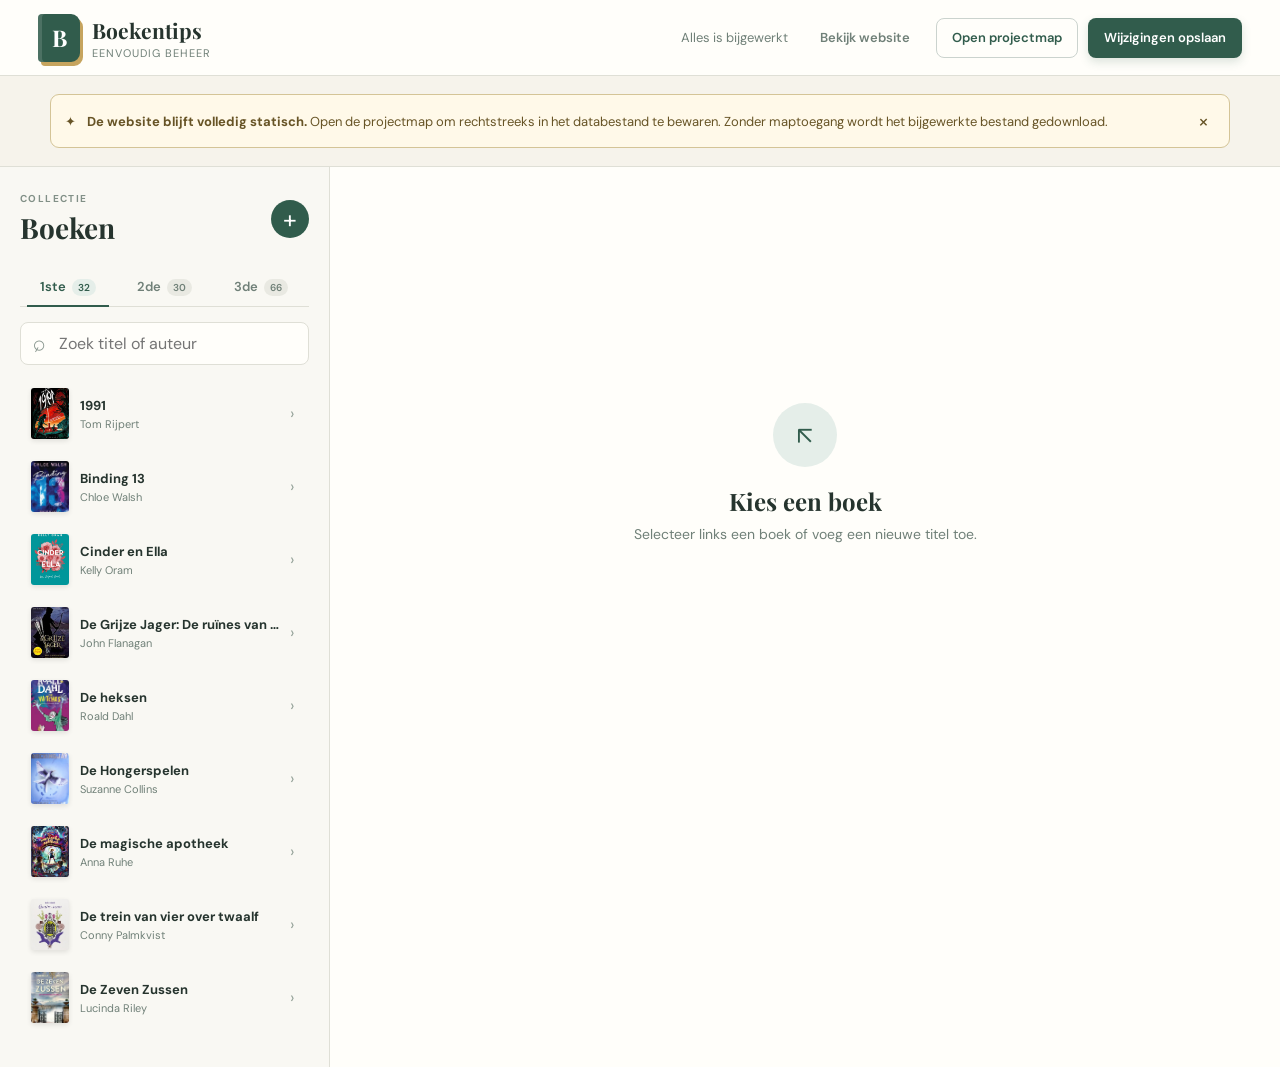
<file: admin.html>
<!DOCTYPE html>
<html lang="nl">
<head>
    <meta charset="UTF-8">
    <meta name="viewport" content="width=device-width, initial-scale=1.0">
    <meta name="robots" content="noindex, nofollow">
    <title>Beheer · Boekentips</title>
    <link rel="preconnect" href="https://fonts.googleapis.com">
    <link href="https://fonts.googleapis.com/css2?family=DM+Sans:wght@400;500;600;700&family=Playfair+Display:wght@600;700&display=swap" rel="stylesheet">
    <link rel="stylesheet" href="admin.css">
</head>
<body>
    <header class="topbar">
        <a class="brand" href="index.html" aria-label="Naar de boekenkast">
            <span class="brand-mark">B</span>
            <span><strong>Boekentips</strong><small>eenvoudig beheer</small></span>
        </a>
        <div class="topbar-actions">
            <span class="save-state" id="save-state">Alles is bijgewerkt</span>
            <a class="button button-quiet" href="index.html">Bekijk website</a>
            <button class="button button-secondary" id="folder-button" type="button">Open projectmap</button>
            <button class="button button-primary" id="save-button" type="button">Wijzigingen opslaan</button>
        </div>
    </header>

    <div class="notice" id="notice">
        <span aria-hidden="true">✦</span>
        <p><strong>De website blijft volledig statisch.</strong> Open de projectmap om rechtstreeks in het databestand te bewaren. Zonder maptoegang wordt het bijgewerkte bestand gedownload.</p>
        <button type="button" id="notice-close" aria-label="Melding sluiten">×</button>
    </div>

    <main class="workspace">
        <aside class="library-panel">
            <div class="library-heading">
                <div>
                    <p class="eyebrow">Collectie</p>
                    <h1>Boeken</h1>
                </div>
                <button class="icon-button add-book" id="add-book" type="button" title="Nieuw boek" aria-label="Nieuw boek">+</button>
            </div>

            <div class="grade-tabs" role="tablist" aria-label="Graden">
                <button class="grade-tab active" data-grade="graad_1" type="button">1ste <span id="count-graad_1">0</span></button>
                <button class="grade-tab" data-grade="graad_2" type="button">2de <span id="count-graad_2">0</span></button>
                <button class="grade-tab" data-grade="graad_3" type="button">3de <span id="count-graad_3">0</span></button>
            </div>

            <label class="search-box">
                <span aria-hidden="true">⌕</span>
                <input id="book-search" type="search" placeholder="Zoek titel of auteur" autocomplete="off">
            </label>

            <div class="book-list" id="book-list" aria-live="polite"></div>
        </aside>

        <section class="editor-panel">
            <div class="empty-state" id="empty-state">
                <div class="empty-icon">↖</div>
                <h2>Kies een boek</h2>
                <p>Selecteer links een boek of voeg een nieuwe titel toe.</p>
            </div>

            <form id="book-form" class="book-form" hidden>
                <div class="editor-heading">
                    <div>
                        <p class="eyebrow">Boekgegevens</p>
                        <h2 id="editor-title">Boek bewerken</h2>
                    </div>
                    <button class="button button-danger" id="delete-book" type="button">Verwijder boek</button>
                </div>

                <div class="form-layout">
                    <div class="form-main">
                        <section class="form-card">
                            <h3>Basisinformatie</h3>
                            <div class="field-grid">
                                <label class="field field-wide">
                                    <span>Titel <em>verplicht</em></span>
                                    <input name="title" type="text" required>
                                </label>
                                <label class="field field-wide">
                                    <span>Auteur <em>verplicht</em></span>
                                    <input name="author" type="text" required>
                                </label>
                                <fieldset class="field field-wide grade-field">
                                    <legend>Graden <em>minstens één</em></legend>
                                    <div class="grade-options">
                                        <label><input name="grades" type="checkbox" value="graad_1"><span>1ste graad</span></label>
                                        <label><input name="grades" type="checkbox" value="graad_2"><span>2de graad</span></label>
                                        <label><input name="grades" type="checkbox" value="graad_3"><span>3de graad</span></label>
                                    </div>
                                </fieldset>
                                <label class="field">
                                    <span>ISBN</span>
                                    <input name="isbn" type="text" inputmode="numeric">
                                </label>
                                <label class="field">
                                    <span>Aantal pagina's</span>
                                    <input name="pages" type="number" min="1" step="1">
                                </label>
                                <label class="field">
                                    <span>Publicatiejaar</span>
                                    <input name="publication_date" type="number" min="1000" max="2100" step="1">
                                </label>
                                <label class="field">
                                    <span>Oorspronkelijke taal</span>
                                    <input name="original_language" type="text" list="languages">
                                </label>
                                <label class="field">
                                    <span>Leeftijdscategorie</span>
                                    <input name="age_category" type="text" placeholder="Bijv. 12+">
                                </label>
                                <label class="field field-wide">
                                    <span>Genres <small>scheid met komma's</small></span>
                                    <input name="genre" type="text" placeholder="Young Adult, Fantasy">
                                </label>
                            </div>
                        </section>

                        <section class="form-card">
                            <h3>Beschrijving</h3>
                            <label class="field">
                                <span>Synopsis</span>
                                <textarea name="synopsis" rows="9" placeholder="Een korte, aantrekkelijke samenvatting..."></textarea>
                            </label>
                            <p class="character-count"><span id="synopsis-count">0</span> tekens</p>
                        </section>

                        <section class="form-card">
                            <h3>Uitgever</h3>
                            <div class="field-grid">
                                <label class="field">
                                    <span>Uitgeverij</span>
                                    <input name="publisher" type="text">
                                </label>
                                <label class="field">
                                    <span>Link naar uitgever</span>
                                    <input name="publisher_url" type="url" placeholder="https://…">
                                </label>
                            </div>
                        </section>
                    </div>

                    <aside class="form-side">
                        <section class="form-card cover-card">
                            <h3>Boekomslag</h3>
                            <div class="cover-preview" id="cover-preview">
                                <img id="cover-image" alt="Voorbeeld van de boekomslag">
                                <span id="cover-placeholder">Geen cover</span>
                            </div>
                            <label class="button button-secondary upload-button">
                                Kies afbeelding
                                <input id="cover-upload" type="file" accept="image/jpeg,image/png,image/webp" hidden>
                            </label>
                            <label class="field cover-path">
                                <span>Bestandspad</span>
                                <input name="cover_front" type="text" placeholder="covers/boek.jpg">
                            </label>
                            <p class="field-help">Een gekozen afbeelding wordt bij het opslaan in de map <code>covers</code> geplaatst.</p>
                        </section>

                        <section class="form-card publish-card">
                            <h3>Publiceren</h3>
                            <p id="storage-explanation">Open de lokale projectmap om wijzigingen rechtstreeks te bewaren.</p>
                            <button class="button button-secondary button-full" id="side-folder-button" type="button">Projectmap openen</button>
                            <button class="button button-primary button-full" id="side-save-button" type="submit">Wijzigingen opslaan</button>
                            <p class="last-saved" id="last-saved"></p>
                        </section>
                    </aside>
                </div>
            </form>
        </section>
    </main>

    <div class="toast" id="toast" role="status" aria-live="polite"></div>

    <datalist id="languages">
        <option value="Nederlands"></option>
        <option value="Engels"></option>
        <option value="Frans"></option>
        <option value="Duits"></option>
        <option value="Spaans"></option>
    </datalist>

    <script src="data/books.js"></script>
    <script src="admin.js"></script>
</body>
</html>
</file>
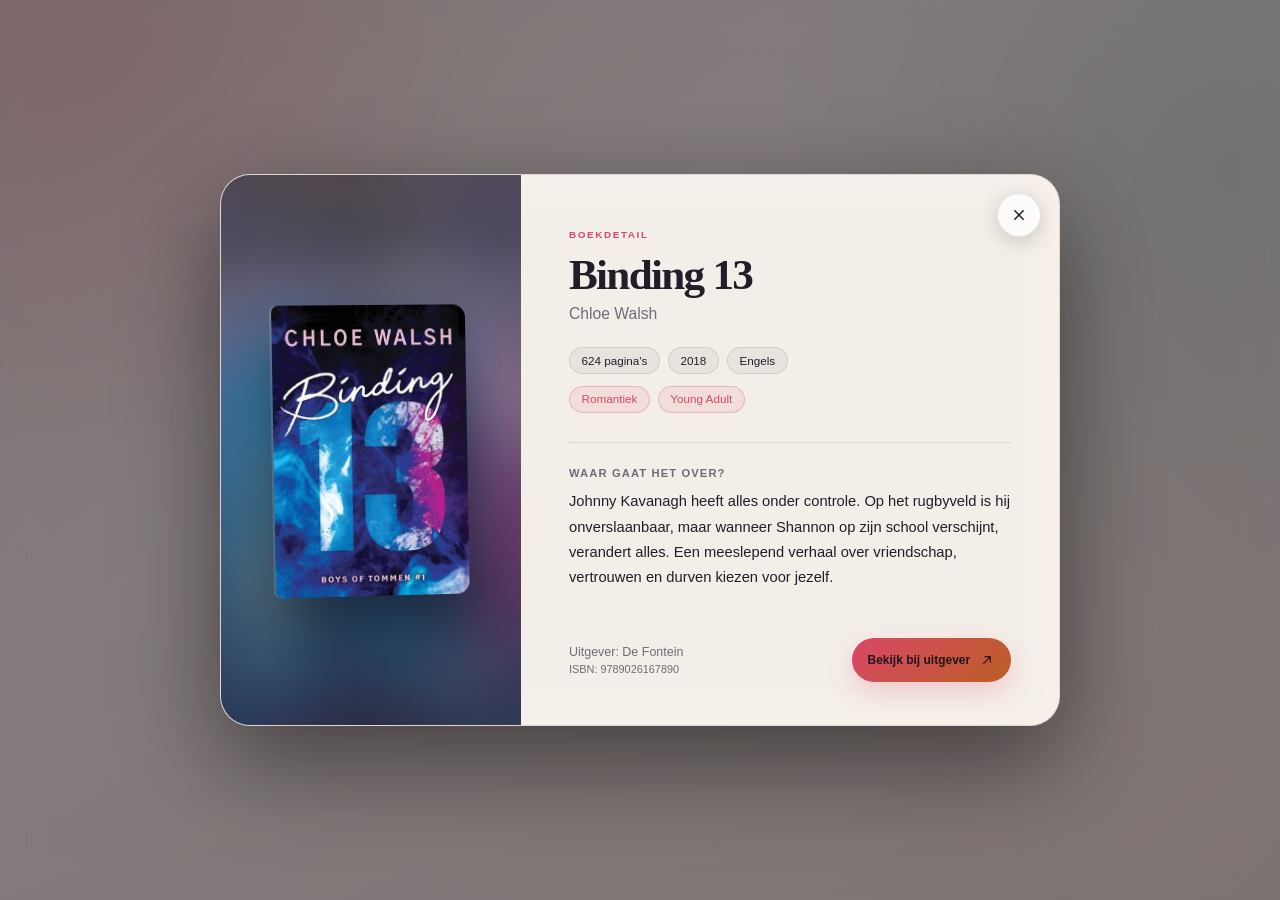
<file: modal-preview.html>
<!DOCTYPE html>
<html lang="nl">
<head>
    <meta charset="UTF-8">
    <meta name="viewport" content="width=device-width, initial-scale=1.0">
    <link href="https://fonts.googleapis.com/css2?family=Playfair+Display:wght@400;700&family=Inter:wght@300;400;500;600&display=swap" rel="stylesheet">
    <link rel="stylesheet" href="style.css">
    <title>Modal preview</title>
</head>
<body>
    <div class="modal-overlay active" id="modal-overlay" aria-hidden="false">
        <section class="modal" id="modal" role="dialog" aria-modal="true" aria-labelledby="modal-title" tabindex="-1">
            <div class="modal-handle" aria-hidden="true"></div>
            <button class="modal-close" id="modal-close" type="button" aria-label="Boekdetail sluiten">
                <svg aria-hidden="true" viewBox="0 0 24 24"><path d="M7 7l10 10M17 7 7 17"></path></svg>
            </button>
            <div class="modal-content" id="modal-content">
                <div class="modal-hero">
                    <img class="modal-ambient" src="covers/binding_13.jpg" alt="" aria-hidden="true">
                    <div class="modal-cover-frame">
                        <img src="covers/binding_13.jpg" alt="Boekomslag van Binding 13">
                        <div class="modal-cover-fallback" aria-hidden="true"></div>
                    </div>
                </div>
                <div class="modal-info">
                    <div class="modal-heading">
                        <p class="modal-eyebrow">Boekdetail</p>
                        <h2 id="modal-title">Binding 13</h2>
                        <p class="modal-author">Chloe Walsh</p>
                    </div>
                    <div class="modal-meta" aria-label="Boekgegevens">
                        <span class="meta-item">624 pagina's</span><span class="meta-item">2018</span><span class="meta-item">Engels</span>
                    </div>
                    <div class="modal-genre" aria-label="Genres"><span>Romantiek</span><span>Young Adult</span></div>
                    <div class="modal-summary">
                        <h3>Waar gaat het over?</h3>
                        <p class="modal-synopsis">Johnny Kavanagh heeft alles onder controle. Op het rugbyveld is hij onverslaanbaar, maar wanneer Shannon op zijn school verschijnt, verandert alles. Een meeslepend verhaal over vriendschap, vertrouwen en durven kiezen voor jezelf.</p>
                    </div>
                    <div class="modal-publication">
                        <div><p class="modal-publisher">Uitgever: De Fontein</p><p class="modal-isbn">ISBN: 9789026167890</p></div>
                        <a class="modal-publisher-link" href="#" style="display:inline-flex"><span>Bekijk bij uitgever</span><svg aria-hidden="true" viewBox="0 0 24 24"><path d="M7 17 17 7M9 7h8v8"></path></svg></a>
                    </div>
                </div>
            </div>
        </section>
    </div>
</body>
</html>
</file>
<file: admin.css>
:root {
    color-scheme: light;
    --ink: #26342e;
    --muted: #708078;
    --cream: #f6f3eb;
    --paper: #fffefa;
    --line: #dfdfd6;
    --green: #315c4c;
    --green-dark: #24493d;
    --green-soft: #e5eee9;
    --gold: #d4a84f;
    --danger: #a3443f;
    --shadow: 0 12px 35px rgba(47, 61, 54, 0.09);
}

* { box-sizing: border-box; }
[hidden] { display: none !important; }

body {
    margin: 0;
    min-height: 100vh;
    background: var(--cream);
    color: var(--ink);
    font-family: "DM Sans", sans-serif;
}

button, input, select, textarea { font: inherit; }
button, a { -webkit-tap-highlight-color: transparent; }

.topbar {
    min-height: 76px;
    padding: 13px clamp(18px, 3vw, 42px);
    display: flex;
    align-items: center;
    justify-content: space-between;
    gap: 24px;
    background: var(--paper);
    border-bottom: 1px solid var(--line);
}

.brand {
    display: inline-flex;
    align-items: center;
    gap: 12px;
    color: var(--ink);
    text-decoration: none;
}

.brand-mark {
    width: 42px;
    height: 48px;
    display: grid;
    place-items: center;
    border-radius: 4px 9px 9px 4px;
    background: var(--green);
    color: #fff;
    font: 700 23px "Playfair Display", serif;
    box-shadow: inset 4px 0 rgba(255,255,255,.13), 3px 4px 0 #c6a45e;
}

.brand strong, .brand small { display: block; }
.brand strong { font: 700 21px "Playfair Display", serif; }
.brand small { margin-top: 2px; color: var(--muted); font-size: 11px; letter-spacing: .09em; text-transform: uppercase; }

.topbar-actions { display: flex; align-items: center; gap: 10px; }
.save-state { margin-right: 6px; color: var(--muted); font-size: 13px; }
.save-state.dirty { color: #9a6422; }

.button {
    min-height: 40px;
    padding: 9px 15px;
    display: inline-flex;
    align-items: center;
    justify-content: center;
    border: 1px solid transparent;
    border-radius: 8px;
    font-weight: 600;
    font-size: 13px;
    text-decoration: none;
    cursor: pointer;
    transition: .16s ease;
}

.button:hover { transform: translateY(-1px); }
.button-primary { background: var(--green); color: #fff; box-shadow: 0 4px 10px rgba(49,92,76,.17); }
.button-primary:hover { background: var(--green-dark); }
.button-secondary { border-color: #cbd3ce; background: var(--paper); color: var(--green); }
.button-secondary:hover, .button-quiet:hover { border-color: var(--green); }
.button-quiet { border-color: transparent; color: var(--muted); }
.button-danger { border-color: #dfc5c2; background: #fffafa; color: var(--danger); }
.button-danger:hover { border-color: var(--danger); }
.button-full { width: 100%; }

.notice {
    margin: 18px auto 0;
    width: min(1180px, calc(100% - 36px));
    padding: 12px 14px;
    display: flex;
    align-items: center;
    gap: 11px;
    border: 1px solid #d4c497;
    border-radius: 9px;
    background: #fff9e9;
    color: #675426;
    font-size: 13px;
}

.notice p { margin: 0; flex: 1; }
.notice button { border: 0; background: transparent; color: inherit; cursor: pointer; font-size: 20px; }

.workspace {
    width: min(1440px, 100%);
    min-height: calc(100vh - 95px);
    margin: 18px auto 0;
    display: grid;
    grid-template-columns: 330px minmax(0, 1fr);
    border-top: 1px solid var(--line);
    background: var(--paper);
}

.library-panel {
    height: 100vh;
    height: 100dvh;
    position: sticky;
    top: 0;
    padding: 25px 20px;
    display: flex;
    flex-direction: column;
    border-right: 1px solid var(--line);
    background: #f9f8f3;
}

.library-heading, .editor-heading { display: flex; align-items: center; justify-content: space-between; gap: 16px; }
.eyebrow { margin: 0 0 4px; color: #829087; font-size: 10px; font-weight: 700; letter-spacing: .14em; text-transform: uppercase; }
h1, h2 { margin: 0; font-family: "Playfair Display", serif; }
.library-heading h1 { font-size: 28px; }

.icon-button {
    width: 38px;
    height: 38px;
    border: 0;
    border-radius: 50%;
    background: var(--green);
    color: #fff;
    cursor: pointer;
    font-size: 25px;
    line-height: 1;
}

.grade-tabs { margin: 23px 0 15px; display: grid; grid-template-columns: repeat(3, 1fr); border-bottom: 1px solid var(--line); }
.grade-tab {
    padding: 9px 3px 11px;
    position: relative;
    border: 0;
    background: transparent;
    color: var(--muted);
    cursor: pointer;
    font-size: 13px;
    font-weight: 600;
}
.grade-tab span { margin-left: 3px; padding: 2px 6px; border-radius: 10px; background: #e9e9e2; font-size: 10px; }
.grade-tab.active { color: var(--green); }
.grade-tab.active::after { content: ""; position: absolute; right: 7px; bottom: -1px; left: 7px; height: 2px; background: var(--green); }
.grade-tab.active span { background: var(--green-soft); }

.search-box { margin-bottom: 12px; position: relative; display: flex; align-items: center; }
.search-box span { position: absolute; left: 12px; color: #87958d; font-size: 22px; transform: rotate(-15deg); }
.search-box input { width: 100%; padding: 10px 12px 10px 38px; border: 1px solid var(--line); border-radius: 8px; background: var(--paper); color: var(--ink); outline: none; }
.search-box input:focus { border-color: var(--green); box-shadow: 0 0 0 3px var(--green-soft); }

.book-list { min-height: 0; overflow: auto; padding-right: 4px; }
.book-list-empty { padding: 35px 10px; color: var(--muted); text-align: center; font-size: 13px; }
.book-list-item {
    width: 100%;
    padding: 10px;
    display: grid;
    grid-template-columns: 38px 1fr auto;
    align-items: center;
    gap: 11px;
    border: 1px solid transparent;
    border-radius: 9px;
    background: transparent;
    color: inherit;
    text-align: left;
    cursor: pointer;
}
.book-list-item:hover { background: #f0efe9; }
.book-list-item.active { border-color: #cad9d0; background: var(--green-soft); }
.book-list-cover { width: 38px; height: 51px; object-fit: cover; border-radius: 3px; background: #dfe4df; box-shadow: 0 2px 5px rgba(0,0,0,.1); }
.book-list-fallback { display: grid; place-items: center; color: var(--green); font: 700 15px "Playfair Display", serif; }
.book-list-copy { min-width: 0; }
.book-list-copy strong, .book-list-copy small { display: block; overflow: hidden; text-overflow: ellipsis; white-space: nowrap; }
.book-list-copy strong { font-size: 13px; }
.book-list-copy small { margin-top: 3px; color: var(--muted); font-size: 11px; }
.book-list-arrow { color: #94a198; }

.editor-panel { min-width: 0; padding: clamp(24px, 4vw, 50px); background: var(--paper); }
.empty-state { min-height: 520px; display: grid; place-content: center; justify-items: center; color: var(--muted); text-align: center; }
.empty-icon { width: 64px; height: 64px; margin-bottom: 18px; display: grid; place-items: center; border-radius: 50%; background: var(--green-soft); color: var(--green); font-size: 25px; }
.empty-state h2 { color: var(--ink); }
.empty-state p { margin: 8px 0; font-size: 14px; }

.book-form { max-width: 1010px; margin: 0 auto; }
.editor-heading { margin-bottom: 28px; }
.editor-heading h2 { font-size: clamp(25px, 3vw, 34px); }
.form-layout { display: grid; grid-template-columns: minmax(0, 1fr) 255px; align-items: start; gap: 22px; }
.form-main, .form-side { display: grid; gap: 18px; }
.form-side { position: sticky; top: 18px; }
.form-card { padding: 22px; border: 1px solid var(--line); border-radius: 11px; background: #fff; box-shadow: 0 3px 14px rgba(53,65,58,.035); }
.form-card h3 { margin: 0 0 18px; font: 600 18px "Playfair Display", serif; }
.field-grid { display: grid; grid-template-columns: repeat(2, minmax(0, 1fr)); gap: 17px; }
.field-wide { grid-column: 1 / -1; }
.field { display: grid; gap: 6px; color: #526159; font-size: 12px; font-weight: 600; }
.field em { margin-left: 5px; color: #a58a56; font-size: 9px; font-style: normal; letter-spacing: .07em; text-transform: uppercase; }
.field small { color: #92a098; font-weight: 400; }
.field input, .field select, .field textarea {
    width: 100%;
    padding: 10px 11px;
    border: 1px solid #d5d9d5;
    border-radius: 7px;
    background: #fff;
    color: var(--ink);
    outline: none;
    font-size: 14px;
    font-weight: 400;
}
.field textarea { min-height: 160px; resize: vertical; line-height: 1.55; }
.field input:focus, .field select:focus, .field textarea:focus { border-color: var(--green); box-shadow: 0 0 0 3px var(--green-soft); }
.grade-field { min-width: 0; margin: 0; padding: 0; border: 0; }
.grade-field legend { margin-bottom: 6px; }
.grade-options { display: grid; grid-template-columns: repeat(3, minmax(0, 1fr)); gap: 8px; }
.grade-options label { position: relative; cursor: pointer; }
.grade-options input { position: absolute; width: 1px; height: 1px; opacity: 0; }
.grade-options span { display: block; padding: 10px 8px; border: 1px solid #d5d9d5; border-radius: 7px; background: #fff; color: #526159; text-align: center; font-size: 13px; font-weight: 500; transition: .15s ease; }
.grade-options input:checked + span { border-color: var(--green); background: var(--green-soft); color: var(--green); }
.grade-options input:focus-visible + span { box-shadow: 0 0 0 3px var(--green-soft); }
.character-count { margin: 7px 0 -7px; color: #9aa49e; font-size: 10px; text-align: right; }

.cover-preview { width: 150px; aspect-ratio: 2 / 3; margin: 0 auto 15px; display: grid; place-items: center; overflow: hidden; border-radius: 5px; background: #edf0ec; color: #96a097; font-size: 12px; box-shadow: 0 9px 18px rgba(42,55,47,.14); }
.cover-preview img { width: 100%; height: 100%; object-fit: cover; }
.upload-button { width: 100%; }
.cover-path { margin-top: 14px; }
.field-help { margin: 9px 0 0; color: var(--muted); font-size: 10px; line-height: 1.45; }
.field-help code { color: var(--green); }
.publish-card { background: #f1f6f3; border-color: #d3e0d8; }
.publish-card p { margin: 0 0 14px; color: #66766d; font-size: 12px; line-height: 1.5; }
.publish-card .button + .button { margin-top: 9px; }
.last-saved { margin: 12px 0 0 !important; text-align: center; font-size: 10px !important; }

.toast {
    position: fixed;
    z-index: 20;
    right: 22px;
    bottom: 22px;
    max-width: 360px;
    padding: 12px 16px;
    border-radius: 8px;
    background: #25362f;
    color: #fff;
    box-shadow: var(--shadow);
    opacity: 0;
    pointer-events: none;
    transform: translateY(8px);
    transition: .2s ease;
    font-size: 13px;
}
.toast.visible { opacity: 1; transform: translateY(0); }
.toast.error { background: #823b37; }

@media (max-width: 900px) {
    .save-state, .button-quiet, #folder-button { display: none; }
    .workspace { grid-template-columns: 275px minmax(0, 1fr); }
    .library-panel { padding: 20px 14px; }
    .editor-panel { padding: 28px 20px; }
    .form-layout { grid-template-columns: 1fr; }
    .form-side { position: static; grid-template-columns: 1fr 1fr; }
}

@media (max-width: 680px) {
    .topbar { min-height: 66px; }
    .brand small { display: none; }
    .notice { width: calc(100% - 24px); }
    .workspace { display: block; margin-top: 12px; }
    .library-panel { width: 100%; height: auto; min-height: 300px; position: static; border-right: 0; border-bottom: 1px solid var(--line); }
    .book-list { max-height: 330px; }
    .field-grid, .form-side { grid-template-columns: 1fr; }
    .editor-heading { align-items: flex-start; }
    .button-danger { padding-inline: 10px; font-size: 11px; }
}
</file>
<file: style.css>
* { margin: 0; padding: 0; box-sizing: border-box; }

:root {
    color-scheme: dark;
    --bg: #100e18;
    --bg-deep: #090811;
    --surface: rgba(32, 28, 43, 0.66);
    --surface-solid: #201c2b;
    --surface-raised: rgba(48, 42, 61, 0.72);
    --text: #fffaf3;
    --text-muted: #aaa4b5;
    --accent: #ffb25d;
    --accent-hot: #ff6b87;
    --accent-cool: #8fe6d4;
    --line: rgba(255,255,255,0.11);
    --line-bright: rgba(255,255,255,0.19);
    --glass-shadow: 0 22px 70px rgba(0,0,0,.28);
    --wood-top: #d99a57;
    --wood: #9d5c30;
    --wood-dark: #58311f;
    --wood-edge: #321b13;
    --book-shadow: rgba(0,0,0,.48);
    --overlay-bg: rgba(7,5,13,.76);
    --modal-surface: rgba(27,23,38,.92);
    --modal-surface-raised: #2b2437;
    --modal-hairline: rgba(255,255,255,.12);
    --modal-close-bg: rgba(16,13,24,.58);
    --meta-bg: rgba(255,255,255,.07);
}

[data-theme="light"] {
    color-scheme: light;
    --bg: #f3eee5;
    --bg-deep: #e8ded0;
    --surface: rgba(255,255,255,.62);
    --surface-solid: #fffaf3;
    --surface-raised: rgba(255,255,255,.76);
    --text: #251c29;
    --text-muted: #746a77;
    --accent: #bb5e24;
    --accent-hot: #d94868;
    --accent-cool: #197b6f;
    --line: rgba(54,37,56,.11);
    --line-bright: rgba(54,37,56,.2);
    --glass-shadow: 0 20px 60px rgba(75,49,37,.11);
    --book-shadow: rgba(70,42,29,.28);
    --overlay-bg: rgba(28,18,32,.52);
    --modal-surface: rgba(255,250,243,.94);
    --modal-surface-raised: #ebe0d5;
    --modal-hairline: rgba(54,37,56,.12);
    --modal-close-bg: rgba(255,255,255,.7);
    --meta-bg: rgba(54,37,56,.055);
}

@media (prefers-color-scheme: light) {
    :root:not([data-theme="dark"]) {
        color-scheme: light;
        --bg: #f3eee5; --bg-deep: #e8ded0; --surface: rgba(255,255,255,.62);
        --surface-solid: #fffaf3; --surface-raised: rgba(255,255,255,.76);
        --text: #251c29; --text-muted: #746a77; --accent: #bb5e24;
        --accent-hot: #d94868; --accent-cool: #197b6f; --line: rgba(54,37,56,.11);
        --line-bright: rgba(54,37,56,.2); --glass-shadow: 0 20px 60px rgba(75,49,37,.11);
        --book-shadow: rgba(70,42,29,.28); --overlay-bg: rgba(28,18,32,.52);
        --modal-surface: rgba(255,250,243,.94); --modal-surface-raised: #ebe0d5;
        --modal-hairline: rgba(54,37,56,.12); --modal-close-bg: rgba(255,255,255,.7);
        --meta-bg: rgba(54,37,56,.055);
    }
}

html { scroll-behavior: smooth; }

body {
    min-height: 100vh;
    overflow-x: hidden;
    font-family: 'DM Sans', sans-serif;
    color: var(--text);
    background:
        radial-gradient(circle at 5% 3%, color-mix(in srgb, var(--accent-hot) 18%, transparent), transparent 27rem),
        radial-gradient(circle at 96% 18%, color-mix(in srgb, var(--accent-cool) 13%, transparent), transparent 30rem),
        linear-gradient(145deg, var(--bg-deep), var(--bg) 38%, var(--bg-deep));
    background-attachment: fixed;
}

body::before {
    content: '';
    position: fixed;
    inset: 0;
    z-index: -1;
    pointer-events: none;
    opacity: .2;
    background-image: radial-gradient(rgba(255,255,255,.14) .55px, transparent .7px);
    background-size: 5px 5px;
}

button, input, select { font: inherit; }
button, select { cursor: pointer; }
.sr-only { position: absolute; width: 1px; height: 1px; padding: 0; margin: -1px; overflow: hidden; clip: rect(0,0,0,0); white-space: nowrap; border: 0; }

.site-header { position: sticky; top: 0; z-index: 100; padding: 16px clamp(16px, 3vw, 42px) 0; }
.header-glass {
    width: min(1480px, 100%);
    margin: 0 auto;
    display: flex;
    align-items: center;
    gap: 2rem;
    padding: 14px 16px 14px 18px;
    border: 1px solid var(--line-bright);
    border-radius: 24px;
    background: linear-gradient(135deg, color-mix(in srgb, var(--surface) 92%, white 8%), var(--surface));
    box-shadow: var(--glass-shadow), inset 0 1px rgba(255,255,255,.1);
    backdrop-filter: blur(26px) saturate(155%);
}

.header-left { display: flex; align-items: center; gap: 13px; flex-shrink: 0; }
.brand-mark { width: 47px; height: 47px; display: grid; place-content: center; gap: 3px; border-radius: 15px; background: linear-gradient(145deg, color-mix(in srgb, var(--accent-hot) 85%, white), var(--accent)); box-shadow: 0 9px 25px color-mix(in srgb, var(--accent-hot) 24%, transparent), inset 0 1px rgba(255,255,255,.45); transform: rotate(-2deg); }
.brand-mark span { display: block; width: 24px; height: 5px; border-radius: 2px 5px 5px 2px; background: #fff8eb; box-shadow: inset 3px 0 rgba(60,25,40,.2); }
.brand-mark span:nth-child(2) { width: 20px; margin-left: 4px; }
.brand-mark span:nth-child(3) { width: 26px; }
.brand-kicker, .section-kicker, .modal-eyebrow { text-transform: uppercase; letter-spacing: .16em; font-size: .62rem; font-weight: 700; color: var(--accent-hot); }
.header-left h1 { font-family: 'Fraunces', serif; font-size: clamp(1.45rem, 2vw, 1.9rem); line-height: .95; letter-spacing: -.04em; }
.header-left h1 span { color: var(--accent-hot); }
.subtitle { margin-top: 3px; color: var(--text-muted); font-size: .7rem; }

.filters { flex: 1; display: flex; align-items: center; justify-content: flex-end; gap: 8px; min-width: 0; }
.filter-field { position: relative; display: flex; align-items: center; min-width: 128px; }
.filter-field select, .filter-field input {
    width: 100%; height: 42px; border: 1px solid var(--line); border-radius: 13px;
    background: color-mix(in srgb, var(--surface-raised) 80%, transparent);
    color: var(--text); padding: 0 35px 0 13px; outline: 0;
    transition: border-color .2s, background .2s, box-shadow .2s, transform .2s;
    font-size: .78rem;
}
.filter-field select { appearance: none; background-image: linear-gradient(45deg,transparent 50%,var(--text-muted) 50%),linear-gradient(135deg,var(--text-muted) 50%,transparent 50%); background-position: calc(100% - 16px) 18px,calc(100% - 12px) 18px; background-size: 4px 4px,4px 4px; background-repeat: no-repeat; }
.filter-field input::placeholder { color: var(--text-muted); }
.filter-field:focus-within select, .filter-field:focus-within input { border-color: color-mix(in srgb, var(--accent-hot) 70%, white); box-shadow: 0 0 0 4px color-mix(in srgb, var(--accent-hot) 12%, transparent); background-color: var(--surface-raised); }
.search-field { min-width: 210px; flex: 1; max-width: 280px; }
.search-field svg { position: absolute; z-index: 2; left: 13px; width: 17px; fill: none; stroke: var(--text-muted); stroke-width: 1.8; }
.search-field input { padding-left: 38px; padding-right: 12px; }
.filter-grade select { color: var(--accent); font-weight: 700; }
.compact-filter { min-width: 100px; }
.clear-filters { display: none; height: 38px; padding: 0 12px; border: 0; border-radius: 12px; background: color-mix(in srgb, var(--accent-hot) 14%, transparent); color: var(--accent-hot); font-size: .72rem; font-weight: 700; white-space: nowrap; }
.clear-filters.visible { display: block; }
.theme-toggle { flex: 0 0 42px; height: 42px; border-radius: 13px; border: 1px solid var(--line); display: grid; place-items: center; background: color-mix(in srgb, var(--surface-raised) 80%, transparent); color: var(--text); transition: .2s ease; }
.theme-toggle:hover { border-color: var(--accent); transform: translateY(-2px); }
.theme-toggle svg { width: 18px; height: 18px; fill: none; stroke: currentColor; stroke-width: 1.8; stroke-linecap: round; }

.bookshelf-container { width: min(1320px, calc(100% - 32px)); margin: clamp(46px, 7vw, 92px) auto 0; }
.collection-intro { display: flex; align-items: flex-end; justify-content: space-between; gap: 1rem; margin: 0 clamp(8px, 2.5vw, 32px) 34px; }
.collection-intro h2 { max-width: 720px; margin-top: 8px; font: 500 clamp(2.1rem, 5vw, 4.7rem)/.98 'Fraunces', serif; letter-spacing: -.055em; text-wrap: balance; }
.section-kicker { color: var(--accent-cool); }
.collection-count { flex: 0 0 auto; display: grid; place-items: center; width: 88px; aspect-ratio: 1; border-radius: 50%; color: var(--text-muted); background: var(--surface); border: 1px solid var(--line-bright); box-shadow: inset 0 1px rgba(255,255,255,.12); backdrop-filter: blur(18px); }
.collection-count span:first-child { color: var(--text); font: 600 1.6rem/1 'Fraunces', serif; }
.collection-count span:last-child { margin-top: -16px; font-size: .62rem; text-transform: uppercase; letter-spacing: .1em; }

.bookshelf { position: relative; padding: 32px clamp(10px, 2.5vw, 28px) 45px; border: 1px solid var(--line); border-radius: 34px; background: linear-gradient(145deg, color-mix(in srgb, var(--surface) 82%, transparent), color-mix(in srgb, var(--surface) 46%, transparent)); box-shadow: var(--glass-shadow), inset 0 1px rgba(255,255,255,.09); backdrop-filter: blur(15px); overflow: hidden; }
.bookshelf::before { content: ''; position: absolute; inset: 0; pointer-events: none; background: linear-gradient(90deg, rgba(255,255,255,.045), transparent 14%, transparent 86%, rgba(0,0,0,.08)); }
.shelf-row { position: relative; width: 100%; padding-top: 5px; content-visibility: auto; contain-intrinsic-size: 275px; }
.shelf-row + .shelf-row { margin-top: 18px; }
.shelf-books { position: relative; display: flex; align-items: flex-end; justify-content: center; flex-wrap: nowrap; gap: clamp(18px, 2.5vw, 34px); min-height: 234px; padding: 18px 24px 12px; border-radius: 22px 22px 3px 3px; background: radial-gradient(ellipse at 50% 95%, color-mix(in srgb, var(--accent) 8%, transparent), transparent 60%); }
.shelf-books::after { content: ''; position: absolute; z-index: -1; inset: 34% 4% 0; background: rgba(0,0,0,.12); filter: blur(28px); border-radius: 50%; }
.shelf-plank { position: relative; z-index: 5; width: 100%; height: 23px; border-radius: 4px 4px 8px 8px; background: linear-gradient(180deg, var(--wood-top) 0 15%, var(--wood) 18% 56%, var(--wood-dark) 58% 82%, var(--wood-edge)); box-shadow: 0 11px 23px rgba(0,0,0,.3), inset 0 2px rgba(255,236,197,.35), inset 0 -1px rgba(0,0,0,.35); }
.shelf-plank::before { content: ''; position: absolute; inset: 5px 12px auto; height: 2px; border-radius: 50%; opacity: .32; background: repeating-linear-gradient(90deg, transparent 0 28px, #f4c487 29px 31px, transparent 33px 74px); }
.shelf-plank::after { content: ''; position: absolute; top: 100%; left: 3%; right: 3%; height: 14px; background: rgba(0,0,0,.28); filter: blur(9px); border-radius: 50%; }

.book-card { --tilt: 0deg; position: relative; width: 124px; border: 0; padding: 0; color: inherit; background: transparent; text-align: left; cursor: pointer; transform: rotate(var(--tilt)); transform-origin: center bottom; transition: transform .38s cubic-bezier(.2,.8,.2,1), filter .3s; animation: book-enter .5s both; animation-delay: var(--delay, 0ms); }
.book-card:hover, .book-card:focus-visible { z-index: 10; transform: translateY(-15px) rotate(0) scale(1.055); filter: saturate(1.08); outline: 0; }
.book-card:focus-visible .book-cover, .book-card:focus-visible .book-cover-placeholder { box-shadow: 0 0 0 3px var(--accent-cool), 10px 20px 30px var(--book-shadow); }
.book-cover, .book-cover-placeholder { width: 124px; height: 186px; border-radius: 4px 8px 8px 4px; box-shadow: 5px 8px 17px var(--book-shadow), -1px 0 rgba(255,255,255,.22), inset 0 0 0 1px rgba(255,255,255,.1); transition: box-shadow .35s; }
.book-cover { display: block; object-fit: cover; background: var(--surface-raised); }
.book-cover-placeholder { display: flex; flex-direction: column; align-items: center; justify-content: center; padding: 13px; text-align: center; color: white; font-family: 'Fraunces', serif; font-size: .78rem; line-height: 1.25; }
.book-spine { position: absolute; z-index: 2; left: 0; top: 0; width: 8px; height: 186px; border-radius: 4px 0 0 4px; background: linear-gradient(90deg, rgba(0,0,0,.38), transparent 55%, rgba(255,255,255,.16)); pointer-events: none; }
.book-label { width: 124px; margin-top: 9px; color: var(--text-muted); text-align: center; font-size: .67rem; line-height: 1.2; overflow: hidden; display: -webkit-box; -webkit-line-clamp: 2; -webkit-box-orient: vertical; transition: color .25s; }
.book-card:hover .book-label { color: var(--text); }
.placeholder-author { margin-top: 7px; font-family: 'DM Sans', sans-serif; font-size: .58rem; font-weight: 400; opacity: .8; }
.no-results { width: 100%; padding: 8rem 2rem; color: var(--text-muted); text-align: center; font: 500 1.6rem 'Fraunces', serif; }
@keyframes book-enter { from { opacity: 0; transform: translateY(18px) rotate(var(--tilt)); } }

.modal-overlay { position: fixed; inset: 0; z-index: 1000; display: flex; align-items: center; justify-content: center; padding: 2rem; background: var(--overlay-bg); opacity: 0; visibility: hidden; pointer-events: none; backdrop-filter: blur(0); transition: opacity .24s, visibility .24s, backdrop-filter .24s; }
.modal-overlay.active { opacity: 1; visibility: visible; pointer-events: auto; backdrop-filter: blur(18px) saturate(130%); }
.modal { position: relative; width: min(840px, 100%); max-height: min(780px, 88dvh); overflow: hidden; border: 1px solid var(--modal-hairline); border-radius: 30px; outline: 0; background: var(--modal-surface); box-shadow: 0 35px 100px rgba(0,0,0,.48), inset 0 1px rgba(255,255,255,.1); transform: translateY(20px) scale(.975); opacity: 0; transition: transform .3s cubic-bezier(.2,.8,.2,1), opacity .22s; backdrop-filter: blur(26px) saturate(145%); }
.modal-overlay.active .modal { transform: none; opacity: 1; }
.modal.is-swiping { transition: none; }
.modal-overlay .modal.is-swipe-dismissing,
.modal-overlay.active .modal.is-swipe-dismissing { transform: translateY(105%); opacity: .6; }
.modal-handle { display: none; }
.modal-close { position: absolute; z-index: 10; top: 1.15rem; right: 1.15rem; width: 44px; height: 44px; display: grid; place-items: center; border: 1px solid var(--modal-hairline); border-radius: 50%; color: var(--text); background: var(--modal-close-bg); box-shadow: 0 5px 20px rgba(0,0,0,.16); backdrop-filter: blur(18px); transition: .2s; }
.modal-close:hover { transform: rotate(6deg) scale(1.05); }
.modal-close svg { width: 20px; fill: none; stroke: currentColor; stroke-width: 1.8; stroke-linecap: round; }
.modal-close:focus-visible, .modal-publisher-link:focus-visible { outline: 3px solid var(--accent-cool); outline-offset: 3px; }
.modal-content { display: grid; grid-template-columns: 300px minmax(0,1fr); max-height: min(780px,88dvh); overflow-y: auto; overscroll-behavior: contain; }
.modal-hero { position: relative; isolation: isolate; min-height: 550px; overflow: hidden; display: flex; align-items: center; justify-content: center; padding: 4rem 2rem; background: var(--modal-surface-raised); }
.modal-hero::after { content: ''; position: absolute; z-index: -1; inset: 0; background: linear-gradient(180deg,rgba(10,11,20,.04),rgba(10,11,20,.44)),radial-gradient(circle at 50% 38%,transparent,rgba(8,9,18,.25) 75%); }
.modal-ambient { position: absolute; z-index: -2; inset: -40px; width: calc(100% + 80px); height: calc(100% + 80px); object-fit: cover; filter: blur(32px) saturate(135%); transform: scale(1.15); opacity: .7; }
.modal-cover-frame { position: relative; width: min(194px,100%); aspect-ratio: 2/3; overflow: hidden; border-radius: 7px 13px 13px 7px; box-shadow: 0 28px 65px rgba(0,0,0,.48),-2px 0 rgba(255,255,255,.2); transform: perspective(800px) rotateY(3deg) rotate(-1deg); }
.modal-cover-frame > img, .modal-cover-fallback { width: 100%; height: 100%; display: block; object-fit: cover; }
.modal-cover-fallback { display: none; align-items: center; justify-content: center; padding: 1.25rem; background: linear-gradient(145deg,var(--wood-top),var(--wood-dark)); color: white; font: 1.1rem/1.25 'Fraunces',serif; text-align: center; }
.modal-info { min-width: 0; display: flex; flex-direction: column; padding: 3.4rem 3rem 2.7rem; }
.modal-info h2 { margin: .75rem 0 .45rem; color: var(--text); font: 600 clamp(1.9rem,3.5vw,2.7rem)/1.05 'Fraunces',serif; letter-spacing: -.04em; text-wrap: balance; }
.modal-author { margin-bottom: 1.5rem; color: var(--text-muted); font-size: .98rem; }
.modal-meta, .modal-genre { display: flex; flex-wrap: wrap; gap: .5rem; }
.modal-meta { margin-bottom: .7rem; }
.meta-item, .modal-genre span { padding: .43rem .72rem; border: 1px solid var(--modal-hairline); border-radius: 999px; font-size: .73rem; line-height: 1; }
.meta-item { background: var(--meta-bg); color: var(--text); }
.meta-item:empty, .modal-synopsis:empty, .modal-publisher:empty, .modal-isbn:empty { display: none; }
.modal-genre { margin-bottom: 1.8rem; }
.modal-genre span { color: var(--accent-hot); background: color-mix(in srgb,var(--accent-hot) 10%,transparent); border-color: color-mix(in srgb,var(--accent-hot) 26%,transparent); }
.modal-summary { padding-top: 1.5rem; border-top: 1px solid var(--modal-hairline); }
.modal-summary h3 { margin-bottom: .65rem; color: var(--text-muted); font-size: .7rem; text-transform: uppercase; letter-spacing: .1em; }
.modal-synopsis { color: var(--text); font-size: .92rem; line-height: 1.72; text-wrap: pretty; }
.modal-publication { display: flex; align-items: center; justify-content: space-between; gap: 1rem; margin-top: auto; padding-top: 2rem; }
.modal-publisher { margin-bottom: .25rem; color: var(--text-muted); font-size: .78rem; }
.modal-isbn { color: var(--text-muted); font-size: .68rem; }
.modal-publisher-link { align-items: center; justify-content: center; gap: .55rem; min-height: 44px; padding: .7rem 1rem; border-radius: 999px; background: linear-gradient(135deg,var(--accent-hot),var(--accent)); color: #24141d; text-decoration: none; font-size: .75rem; font-weight: 700; white-space: nowrap; box-shadow: 0 10px 25px color-mix(in srgb,var(--accent-hot) 22%,transparent); transition: .2s; }
.modal-publisher-link:hover { transform: translateY(-2px); filter: brightness(1.06); }
.modal-publisher-link svg { width: 16px; fill: none; stroke: currentColor; stroke-width: 1.8; stroke-linecap: round; stroke-linejoin: round; }

footer { padding: 4rem 1rem 3rem; color: var(--text-muted); text-align: center; font-size: .78rem; }
.admin-link { display: inline-block; margin-top: .55rem; color: var(--text-muted); text-decoration: none; font-size: .68rem; }
.admin-link:hover { color: var(--accent-hot); }

@media (max-width: 1120px) {
    .header-glass { align-items: flex-start; }
    .filters { flex-wrap: wrap; }
    .search-field { order: -1; max-width: none; min-width: calc(100% - 50px); }
    .theme-toggle { order: -1; }
    .filter-field { flex: 1; }
}

@media (max-width: 720px) {
    .site-header { position: relative; padding: 10px 10px 0; }
    .header-glass { display: block; padding: 15px; border-radius: 22px; }
    .header-left { margin-bottom: 16px; }
    .brand-mark { width: 43px; height: 43px; }
    .filters { justify-content: stretch; }
    .search-field { min-width: calc(100% - 50px); }
    .filter-field { min-width: calc(50% - 4px); }
    .bookshelf-container { width: calc(100% - 20px); margin-top: 42px; }
    .collection-intro { align-items: center; margin-bottom: 24px; }
    .collection-intro h2 { font-size: clamp(2rem,10vw,3.2rem); }
    .collection-count { width: 70px; }
    .bookshelf { padding: 20px 4px 30px; border-radius: 24px; }
    .shelf-books { gap: 16px; min-height: 195px; padding: 14px 10px 9px; }
    .book-card, .book-label { width: 94px; }
    .book-cover, .book-cover-placeholder { width: 94px; height: 141px; }
    .book-spine { height: 141px; width: 6px; }
    .book-label { margin-top: 7px; font-size: .58rem; }
    .shelf-plank { height: 20px; }
    .modal-overlay { align-items: flex-end; padding: 0; }
    .modal { width: 100%; max-width: none; height: min(94dvh,900px); max-height: none; border-width: 1px 0 0; border-radius: 30px 30px 0 0; transform: translateY(48px); }
    .modal-overlay.active .modal.is-swiping { transform: translateY(var(--swipe-offset, 0)); }
    .modal-handle { display: block; position: absolute; z-index: 12; top: 10px; left: 50%; width: 38px; height: 5px; border-radius: 999px; background: rgba(255,255,255,.6); transform: translateX(-50%); }
    .modal-close { top: calc(1.25rem + env(safe-area-inset-top)); right: 1rem; width: 46px; height: 46px; }
    .modal-content { display: block; width: 100%; height: 100%; max-height: none; overflow-y: auto; }
    .modal-hero { min-height: 310px; padding: calc(3rem + env(safe-area-inset-top)) 1.5rem 1.6rem; align-items: flex-end; }
    .modal-cover-frame { width: 145px; }
    .modal-info { position: relative; z-index: 2; padding: 1.7rem 1.25rem calc(1.5rem + env(safe-area-inset-bottom)); border-radius: 26px 26px 0 0; background: var(--modal-surface); }
    .modal-info h2 { font-size: clamp(1.9rem,9vw,2.5rem); }
    .modal-publication { align-items: stretch; flex-direction: column; margin-top: 0; }
    .modal-publisher-link { width: 100%; min-height: 50px; border-radius: 16px; }
}

@media (max-width: 390px) {
    .collection-count { display: none; }
    .shelf-books { gap: 11px; }
    .book-card, .book-label { width: 86px; }
    .book-cover, .book-cover-placeholder { width: 86px; height: 129px; }
    .book-spine { height: 129px; }
}

@media (prefers-reduced-motion: reduce) {
    *, *::before, *::after { scroll-behavior: auto !important; animation-duration: .01ms !important; animation-iteration-count: 1 !important; transition-duration: .01ms !important; }
}
</file>
